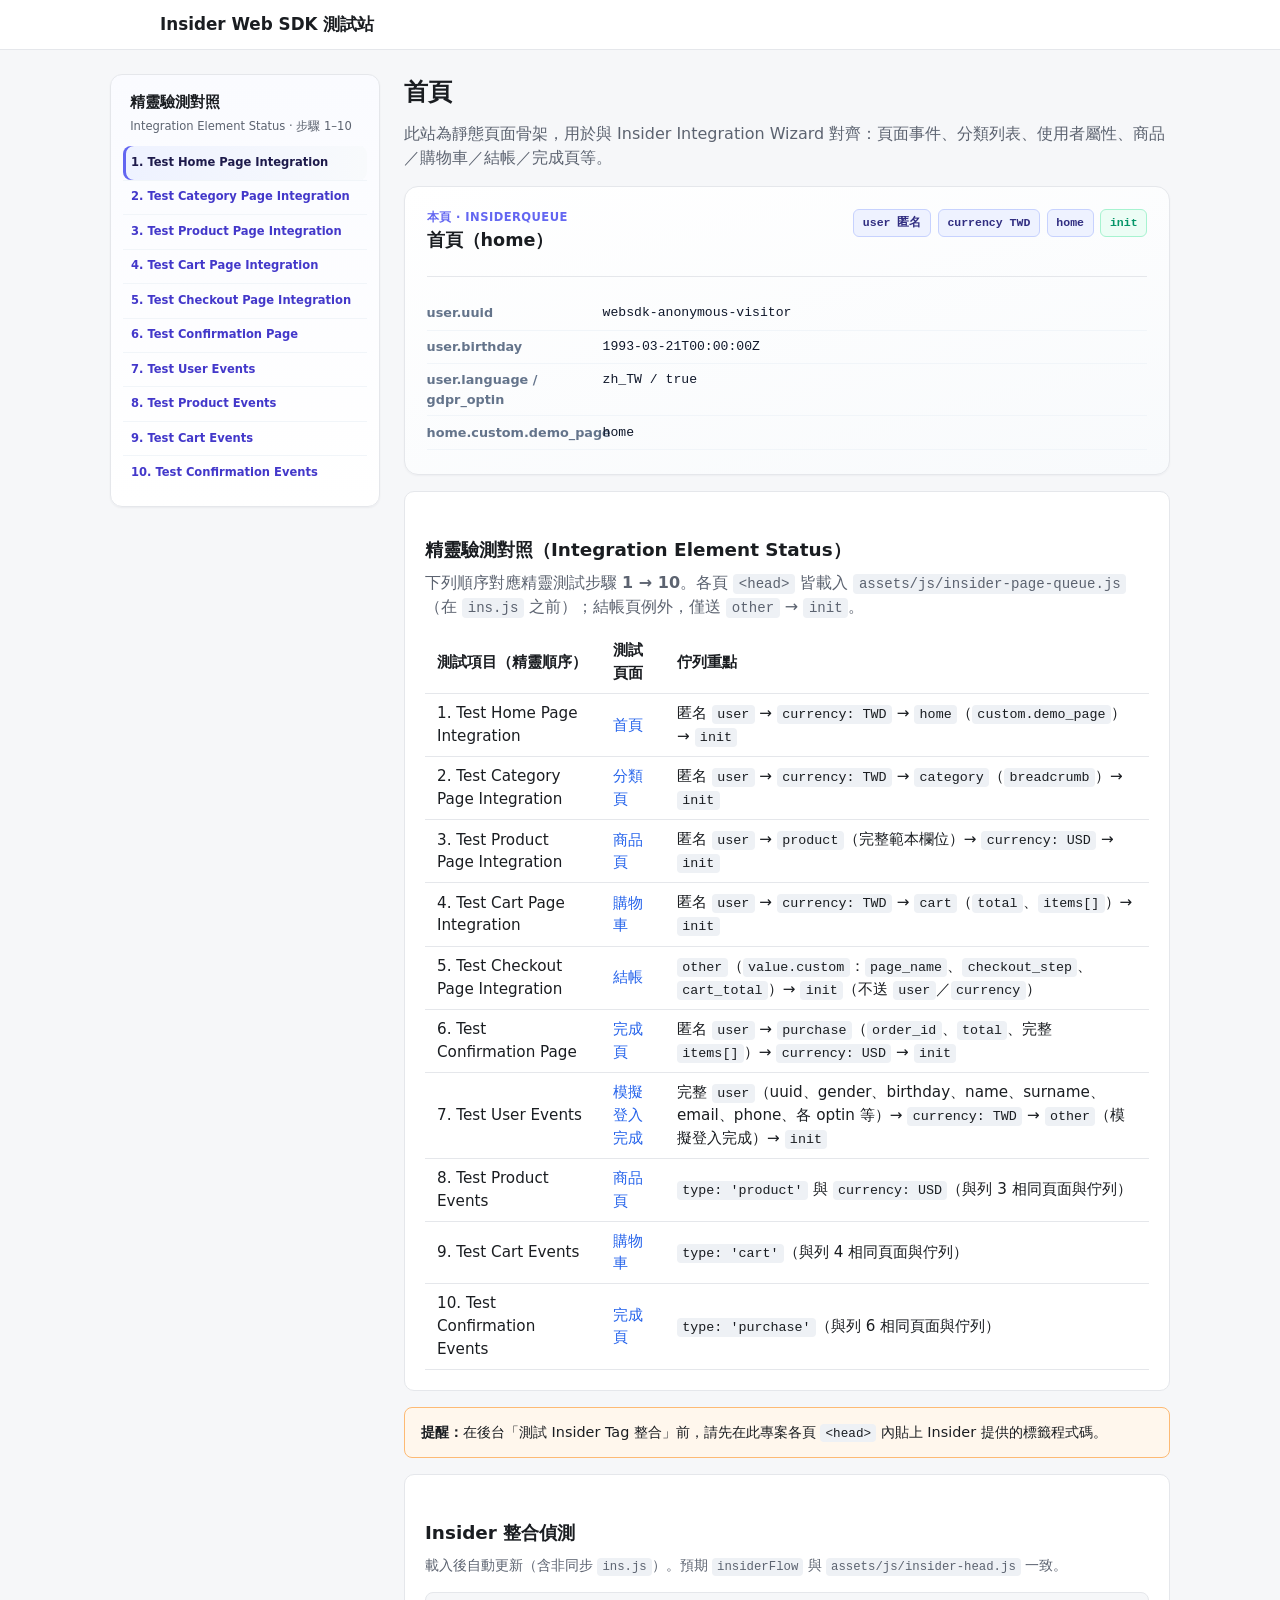
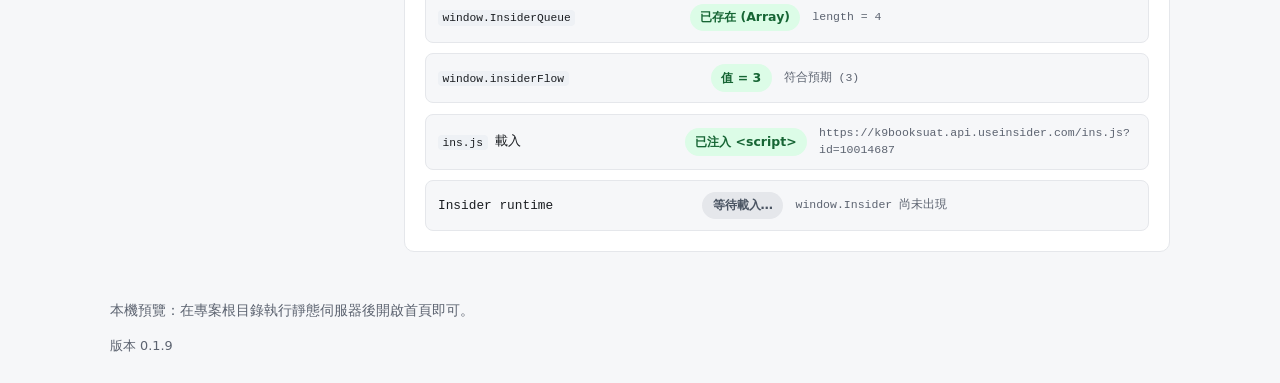
<file: index.html>
<!DOCTYPE html>
<html lang="zh-Hant">
  <head>
    <meta charset="utf-8" />
    <meta name="viewport" content="width=device-width, initial-scale=1" />
    <script src="assets/js/insider-head.js"></script>
    <script src="assets/js/insider-page-queue.js"></script>
    <script
      async
      src="https://k9booksuat.api.useinsider.com/ins.js?id=10014687"
    ></script>
    <title>首頁 · Insider Web SDK 測試站</title>
    <link rel="stylesheet" href="assets/css/styles.css" />
  </head>
  <body>
    <aside
      class="wizard-banner"
      id="wizard-test-banner"
      hidden
      aria-label="Insider 整合精靈測試模式"
    >
      <p>
        <strong>Insider 測試連結已啟用。</strong>
        此頁由精靈「Test Integration」開啟；請保留此分頁並依
        <strong>Testing Modal</strong> 完成步驟，再回到精靈按
        <strong>Update Test Results</strong>。若狀態未更新，請檢查是否阻擋第三方
        Cookie／追蹤保護，並確認帳號允許的網域包含此 GitHub Pages 網址。
      </p>
      <p class="wizard-banner__meta">
        <code>webSdkWizard</code> 表示精靈測試模式；
        <code>insObjectName=homePage</code> 對應「首頁 Web SDK」檢查；
        <code>queryHash</code> 為本次驗證用雜湊（由後台產生）。
      </p>
    </aside>
    <script>
      (function () {
        try {
          var q = new URLSearchParams(window.location.search);
          if (q.has("webSdkWizard") || q.has("insObjectName")) {
            document.addEventListener("DOMContentLoaded", function () {
              var el = document.getElementById("wizard-test-banner");
              if (el) el.hidden = false;
            });
          }
        } catch (e) {}
      })();
    </script>
    <header class="site-header">
      <div class="site-header-inner">
        <a class="brand" href="index.html">Insider Web SDK 測試站</a>
      </div>
    </header>
    <main class="layout-wizard">
      <nav class="wizard-menu" aria-labelledby="wizard-menu-title">
        <p id="wizard-menu-title" class="wizard-menu__heading">精靈驗測對照</p>
        <p class="wizard-menu__sub">Integration Element Status · 步驟 1–10</p>
        <ol class="wizard-menu__list">
          <li><a href="index.html" class="wizard-menu__link" aria-current="page">1. Test Home Page Integration</a></li>
          <li><a href="category.html" class="wizard-menu__link">2. Test Category Page Integration</a></li>
          <li><a href="product.html" class="wizard-menu__link">3. Test Product Page Integration</a></li>
          <li><a href="cart.html" class="wizard-menu__link">4. Test Cart Page Integration</a></li>
          <li><a href="checkout.html" class="wizard-menu__link">5. Test Checkout Page Integration</a></li>
          <li><a href="confirmation.html" class="wizard-menu__link">6. Test Confirmation Page</a></li>
          <li><a href="login-complete.html" class="wizard-menu__link">7. Test User Events</a></li>
          <li><a href="product.html" class="wizard-menu__link">8. Test Product Events</a></li>
          <li><a href="cart.html" class="wizard-menu__link">9. Test Cart Events</a></li>
          <li><a href="confirmation.html" class="wizard-menu__link">10. Test Confirmation Events</a></li>
        </ol>
      </nav>
      <div class="layout-wizard__main">
      <h1>首頁</h1>
      <p>
        此站為靜態頁面骨架，用於與 Insider Integration Wizard
        對齊：頁面事件、分類列表、使用者屬性、商品／購物車／結帳／完成頁等。
      </p>

      <section class="insider-preview insider-preview--compact" aria-labelledby="preview-home-h2">
        <header class="insider-preview__header">
          <div>
            <p class="insider-preview__eyebrow">本頁 · InsiderQueue</p>
            <h2 id="preview-home-h2" class="insider-preview__title" style="font-size: 1.1rem">
              首頁（home）
            </h2>
          </div>
          <div class="insider-preview__chips">
            <span class="chip chip--queue">user 匿名</span>
            <span class="chip chip--queue">currency TWD</span>
            <span class="chip chip--queue">home</span>
            <span class="chip chip--accent">init</span>
          </div>
        </header>
        <dl class="kv-grid insider-preview--compact">
          <div>
            <dt>user.uuid</dt>
            <dd>websdk-anonymous-visitor</dd>
          </div>
          <div>
            <dt>user.birthday</dt>
            <dd>1993-03-21T00:00:00Z</dd>
          </div>
          <div>
            <dt>user.language / gdpr_optin</dt>
            <dd>zh_TW / true</dd>
          </div>
          <div>
            <dt>home.custom.demo_page</dt>
            <dd>home</dd>
          </div>
        </dl>
      </section>

      <div class="card">
        <h2>精靈驗測對照（Integration Element Status）</h2>
        <p class="meta" style="margin-bottom: 0.75rem">
          下列順序對應精靈測試步驟 <strong>1 → 10</strong>。各頁
          <code>&lt;head&gt;</code> 皆載入
          <code>assets/js/insider-page-queue.js</code>（在
          <code>ins.js</code> 之前）；結帳頁例外，僅送
          <code>other</code> → <code>init</code>。
        </p>
        <table>
          <thead>
            <tr>
              <th>測試項目（精靈順序）</th>
              <th>測試頁面</th>
              <th>佇列重點</th>
            </tr>
          </thead>
          <tbody>
            <tr>
              <td>1. Test Home Page Integration</td>
              <td><a href="index.html">首頁</a></td>
              <td>
                匿名 <code>user</code> → <code>currency: TWD</code> → <code>home</code>（<code>custom.demo_page</code>）→
                <code>init</code>
              </td>
            </tr>
            <tr>
              <td>2. Test Category Page Integration</td>
              <td><a href="category.html">分類頁</a></td>
              <td>
                匿名 <code>user</code> → <code>currency: TWD</code> →
                <code>category</code>（<code>breadcrumb</code>）→ <code>init</code>
              </td>
            </tr>
            <tr>
              <td>3. Test Product Page Integration</td>
              <td><a href="product.html">商品頁</a></td>
              <td>
                匿名 <code>user</code> → <code>product</code>（完整範本欄位）→
                <code>currency: USD</code> → <code>init</code>
              </td>
            </tr>
            <tr>
              <td>4. Test Cart Page Integration</td>
              <td><a href="cart.html">購物車</a></td>
              <td>
                匿名 <code>user</code> → <code>currency: TWD</code> →
                <code>cart</code>（<code>total</code>、<code>items[]</code>）→ <code>init</code>
              </td>
            </tr>
            <tr>
              <td>5. Test Checkout Page Integration</td>
              <td><a href="checkout.html">結帳</a></td>
              <td>
                <code>other</code>（<code>value.custom</code>：<code>page_name</code>、<code>checkout_step</code>、<code>cart_total</code>）→
                <code>init</code>（不送 <code>user</code>／<code>currency</code>）
              </td>
            </tr>
            <tr>
              <td>6. Test Confirmation Page</td>
              <td><a href="confirmation.html">完成頁</a></td>
              <td>
                匿名 <code>user</code> → <code>purchase</code>（<code>order_id</code>、<code>total</code>、完整
                <code>items[]</code>）→ <code>currency: USD</code> → <code>init</code>
              </td>
            </tr>
            <tr>
              <td>7. Test User Events</td>
              <td><a href="login-complete.html">模擬登入完成</a></td>
              <td>
                完整 <code>user</code>（uuid、gender、birthday、name、surname、email、phone、各 optin 等）→
                <code>currency: TWD</code> → <code>other</code>（模擬登入完成）→ <code>init</code>
              </td>
            </tr>
            <tr>
              <td>8. Test Product Events</td>
              <td><a href="product.html">商品頁</a></td>
              <td>
                <code>type: &apos;product&apos;</code> 與 <code>currency: USD</code>（與列 3 相同頁面與佇列）
              </td>
            </tr>
            <tr>
              <td>9. Test Cart Events</td>
              <td><a href="cart.html">購物車</a></td>
              <td>
                <code>type: &apos;cart&apos;</code>（與列 4 相同頁面與佇列）
              </td>
            </tr>
            <tr>
              <td>10. Test Confirmation Events</td>
              <td><a href="confirmation.html">完成頁</a></td>
              <td>
                <code>type: &apos;purchase&apos;</code>（與列 6 相同頁面與佇列）
              </td>
            </tr>
          </tbody>
        </table>
      </div>
      <div class="notice">
        <strong>提醒：</strong>在後台「測試 Insider Tag
        整合」前，請先在此專案各頁 <code>&lt;head&gt;</code> 內貼上 Insider
        提供的標籤程式碼。
      </div>

      <section
        class="card insider-diagnostics"
        id="insider-diagnostics"
        aria-labelledby="insider-diagnostics-heading"
      >
        <h2 id="insider-diagnostics-heading">Insider 整合偵測</h2>
        <p class="insider-diagnostics__hint">
          載入後自動更新（含非同步 <code>ins.js</code>）。預期
          <code>insiderFlow</code> 與
          <code>assets/js/insider-head.js</code> 一致。
        </p>
        <div class="insider-diagnostics__table" role="list">
          <div class="insider-diagnostics__row" role="listitem">
            <div class="insider-diagnostics__label">
              <code>window.InsiderQueue</code>
            </div>
            <div>
              <span
                class="insider-diagnostics__pill insider-diagnostics__pill--muted"
                data-diag="queue-status"
                >檢查中…</span
              >
            </div>
            <div class="insider-diagnostics__detail" data-diag="queue-detail">
              —
            </div>
          </div>
          <div class="insider-diagnostics__row" role="listitem">
            <div class="insider-diagnostics__label">
              <code>window.insiderFlow</code>
            </div>
            <div>
              <span
                class="insider-diagnostics__pill insider-diagnostics__pill--muted"
                data-diag="flow-status"
                >檢查中…</span
              >
            </div>
            <div class="insider-diagnostics__detail" data-diag="flow-detail">
              —
            </div>
          </div>
          <div class="insider-diagnostics__row" role="listitem">
            <div class="insider-diagnostics__label"><code>ins.js</code> 載入</div>
            <div>
              <span
                class="insider-diagnostics__pill insider-diagnostics__pill--muted"
                data-diag="script-status"
                >檢查中…</span
              >
            </div>
            <div class="insider-diagnostics__detail" data-diag="script-detail">
              —
            </div>
          </div>
          <div class="insider-diagnostics__row" role="listitem">
            <div class="insider-diagnostics__label">Insider runtime</div>
            <div>
              <span
                class="insider-diagnostics__pill insider-diagnostics__pill--muted"
                data-diag="runtime-status"
                >檢查中…</span
              >
            </div>
            <div class="insider-diagnostics__detail" data-diag="runtime-detail">
              —
            </div>
          </div>
        </div>
      </section>
    </div>
    </main>
    <footer class="site-footer">
      <p>本機預覽：在專案根目錄執行靜態伺服器後開啟首頁即可。</p>
      <p class="site-version">版本 <span class="js-version-display">—</span></p>
    </footer>
    <script src="assets/js/site.js" defer></script>
    <script src="assets/js/insider-diagnostics.js" defer></script>
  </body>
</html>
</file>
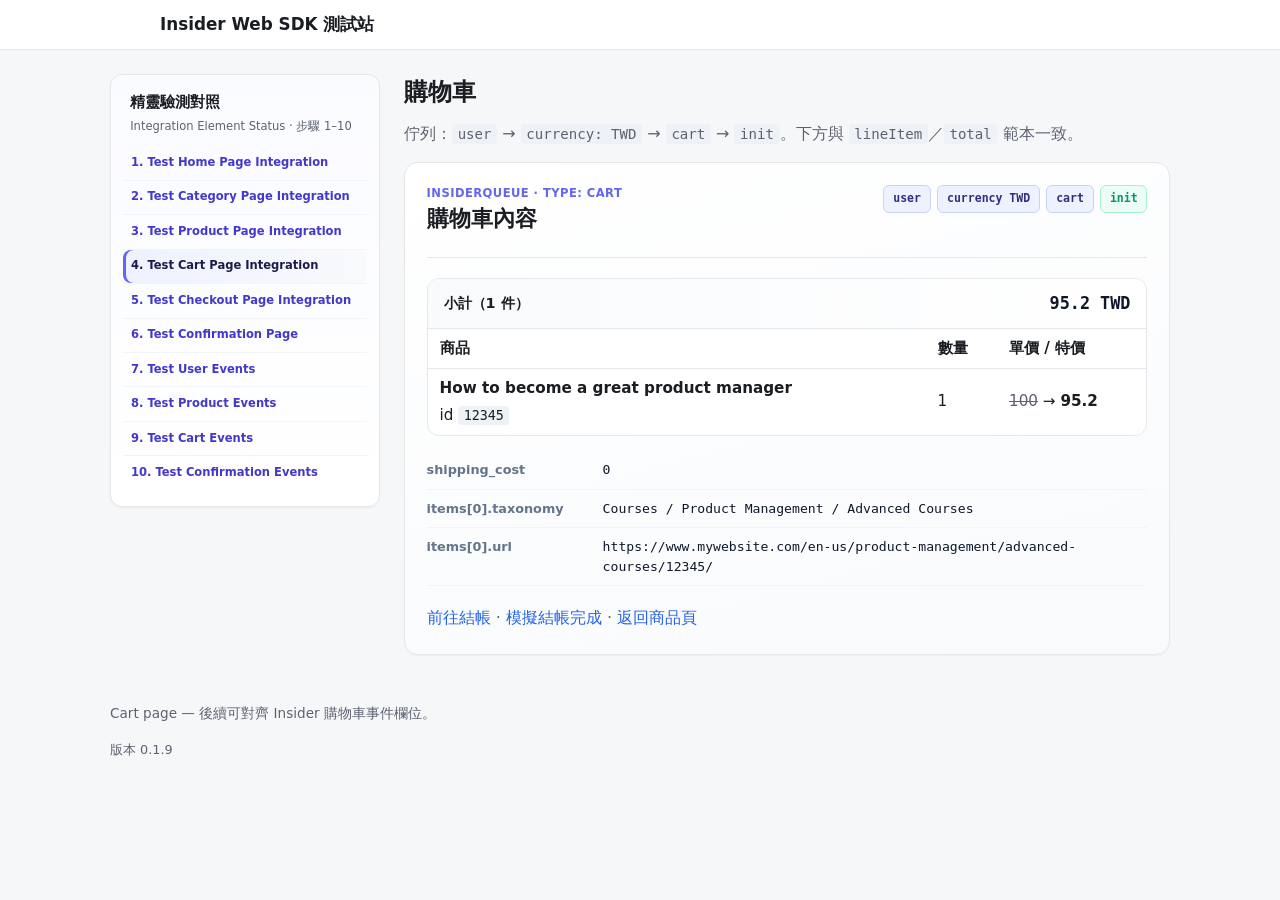
<file: cart.html>
<!DOCTYPE html>
<html lang="zh-Hant">
  <head>
    <meta charset="utf-8" />
    <meta name="viewport" content="width=device-width, initial-scale=1" />
    <script src="assets/js/insider-head.js"></script>
    <script src="assets/js/insider-page-queue.js"></script>
    <script
      async
      src="https://k9booksuat.api.useinsider.com/ins.js?id=10014687"
    ></script>
    <title>購物車 · Insider Web SDK 測試站</title>
    <link rel="stylesheet" href="assets/css/styles.css" />
  </head>
  <body>
    <header class="site-header">
      <div class="site-header-inner">
        <a class="brand" href="index.html">Insider Web SDK 測試站</a>
      </div>
    </header>
    <main class="layout-wizard">
      <nav class="wizard-menu" aria-labelledby="wizard-menu-title">
        <p id="wizard-menu-title" class="wizard-menu__heading">精靈驗測對照</p>
        <p class="wizard-menu__sub">Integration Element Status · 步驟 1–10</p>
        <ol class="wizard-menu__list">
          <li><a href="index.html" class="wizard-menu__link">1. Test Home Page Integration</a></li>
          <li><a href="category.html" class="wizard-menu__link">2. Test Category Page Integration</a></li>
          <li><a href="product.html" class="wizard-menu__link">3. Test Product Page Integration</a></li>
          <li><a href="cart.html" class="wizard-menu__link" aria-current="page">4. Test Cart Page Integration</a></li>
          <li><a href="checkout.html" class="wizard-menu__link">5. Test Checkout Page Integration</a></li>
          <li><a href="confirmation.html" class="wizard-menu__link">6. Test Confirmation Page</a></li>
          <li><a href="login-complete.html" class="wizard-menu__link">7. Test User Events</a></li>
          <li><a href="product.html" class="wizard-menu__link">8. Test Product Events</a></li>
          <li><a href="cart.html" class="wizard-menu__link">9. Test Cart Events</a></li>
          <li><a href="confirmation.html" class="wizard-menu__link">10. Test Confirmation Events</a></li>
        </ol>
      </nav>
      <div class="layout-wizard__main">
      <h1>購物車</h1>
      <p>
        佇列：<code>user</code> → <code>currency: TWD</code> → <code>cart</code> →
        <code>init</code>。下方與 <code>lineItem</code>／<code>total</code> 範本一致。
      </p>

      <section class="insider-preview" aria-labelledby="preview-cart-title">
        <header class="insider-preview__header">
          <div>
            <p class="insider-preview__eyebrow">InsiderQueue · type: cart</p>
            <h2 id="preview-cart-title" class="insider-preview__title">購物車內容</h2>
          </div>
          <div class="insider-preview__chips">
            <span class="chip chip--queue">user</span>
            <span class="chip chip--queue">currency TWD</span>
            <span class="chip chip--queue">cart</span>
            <span class="chip chip--accent">init</span>
          </div>
        </header>

        <div class="cart-visual">
          <div class="cart-visual__head">
            <span>小計（1 件）</span>
            <span class="cart-visual__total">95.2 TWD</span>
          </div>
          <table>
            <thead>
              <tr>
                <th>商品</th>
                <th>數量</th>
                <th>單價 / 特價</th>
              </tr>
            </thead>
            <tbody>
              <tr>
                <td>
                  <strong>How to become a great product manager</strong>
                  <div class="meta" style="margin-top: 0.25rem">
                    id <code>12345</code>
                  </div>
                </td>
                <td>1</td>
                <td>
                  <span style="text-decoration: line-through; color: var(--muted)"
                    >100</span
                  >
                  → <strong>95.2</strong>
                </td>
              </tr>
            </tbody>
          </table>
        </div>

        <dl class="kv-grid insider-preview--compact" style="margin-top: 1rem">
          <div>
            <dt>shipping_cost</dt>
            <dd>0</dd>
          </div>
          <div>
            <dt>items[0].taxonomy</dt>
            <dd>Courses / Product Management / Advanced Courses</dd>
          </div>
          <div>
            <dt>items[0].url</dt>
            <dd>
              https://www.mywebsite.com/en-us/product-management/advanced-courses/12345/
            </dd>
          </div>
        </dl>

        <p style="margin-top: 1.25rem; margin-bottom: 0">
          <a href="checkout.html">前往結帳</a>
          ·
          <a href="confirmation.html">模擬結帳完成</a>
          ·
          <a href="product.html">返回商品頁</a>
        </p>
      </section>
    </div>
    </main>
    <footer class="site-footer">
      <p>Cart page — 後續可對齊 Insider 購物車事件欄位。</p>
      <p class="site-version">版本 <span class="js-version-display">—</span></p>
    </footer>
    <script src="assets/js/site.js" defer></script>
  </body>
</html>
</file>
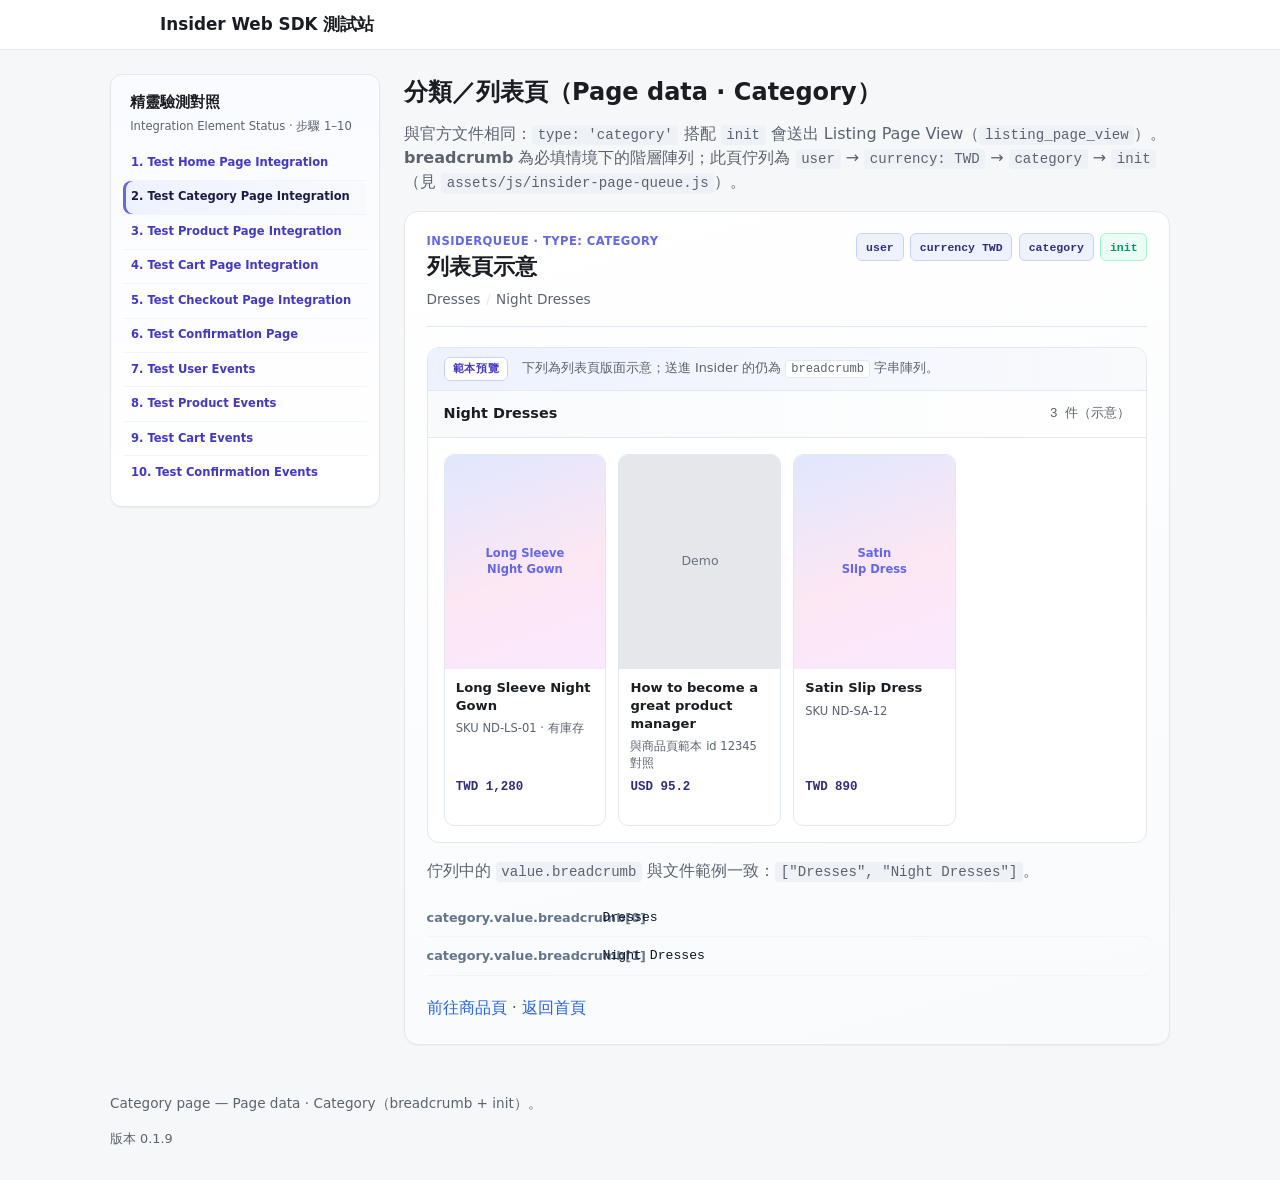
<file: category.html>
<!DOCTYPE html>
<html lang="zh-Hant">
  <head>
    <meta charset="utf-8" />
    <meta name="viewport" content="width=device-width, initial-scale=1" />
    <script src="assets/js/insider-head.js"></script>
    <script src="assets/js/insider-page-queue.js"></script>
    <script
      async
      src="https://k9booksuat.api.useinsider.com/ins.js?id=10014687"
    ></script>
    <title>分類頁 · Insider Web SDK 測試站</title>
    <link rel="stylesheet" href="assets/css/styles.css" />
  </head>
  <body>
    <header class="site-header">
      <div class="site-header-inner">
        <a class="brand" href="index.html">Insider Web SDK 測試站</a>
      </div>
    </header>
    <main class="layout-wizard">
      <nav class="wizard-menu" aria-labelledby="wizard-menu-title">
        <p id="wizard-menu-title" class="wizard-menu__heading">精靈驗測對照</p>
        <p class="wizard-menu__sub">Integration Element Status · 步驟 1–10</p>
        <ol class="wizard-menu__list">
          <li><a href="index.html" class="wizard-menu__link">1. Test Home Page Integration</a></li>
          <li><a href="category.html" class="wizard-menu__link" aria-current="page">2. Test Category Page Integration</a></li>
          <li><a href="product.html" class="wizard-menu__link">3. Test Product Page Integration</a></li>
          <li><a href="cart.html" class="wizard-menu__link">4. Test Cart Page Integration</a></li>
          <li><a href="checkout.html" class="wizard-menu__link">5. Test Checkout Page Integration</a></li>
          <li><a href="confirmation.html" class="wizard-menu__link">6. Test Confirmation Page</a></li>
          <li><a href="login-complete.html" class="wizard-menu__link">7. Test User Events</a></li>
          <li><a href="product.html" class="wizard-menu__link">8. Test Product Events</a></li>
          <li><a href="cart.html" class="wizard-menu__link">9. Test Cart Events</a></li>
          <li><a href="confirmation.html" class="wizard-menu__link">10. Test Confirmation Events</a></li>
        </ol>
      </nav>
      <div class="layout-wizard__main">
      <h1>分類／列表頁（Page data · Category）</h1>
      <p>
        與官方文件相同：<code>type: &apos;category&apos;</code> 搭配
        <code>init</code> 會送出 Listing Page View（<code>listing_page_view</code>）。
        <strong>breadcrumb</strong> 為必填情境下的階層陣列；此頁佇列為
        <code>user</code> → <code>currency: TWD</code> →
        <code>category</code> → <code>init</code>（見
        <code>assets/js/insider-page-queue.js</code>）。
      </p>

      <section
        class="insider-preview insider-preview--category"
        aria-labelledby="preview-category-title"
      >
        <header class="insider-preview__header">
          <div>
            <p class="insider-preview__eyebrow">InsiderQueue · type: category</p>
            <h2 id="preview-category-title" class="insider-preview__title">
              列表頁示意
            </h2>
            <ul class="taxonomy-crumbs" aria-label="breadcrumb（佇列 value）">
              <li>Dresses</li>
              <li>Night Dresses</li>
            </ul>
          </div>
          <div class="insider-preview__chips" aria-label="佇列步驟">
            <span class="chip chip--queue">user</span>
            <span class="chip chip--queue">currency TWD</span>
            <span class="chip chip--queue">category</span>
            <span class="chip chip--accent">init</span>
          </div>
        </header>

        <div class="category-preview">
          <div class="category-preview__banner">
            <span class="category-preview__banner-label">範本預覽</span>
            <span class="category-preview__banner-hint">
              下列為列表頁版面示意；送進 Insider 的仍為
              <code>breadcrumb</code> 字串陣列。
            </span>
          </div>
          <div class="category-preview__toolbar">
            <span>Night Dresses</span>
            <span class="category-preview__count">3 件（示意）</span>
          </div>
          <ul class="category-preview__grid">
            <li class="category-preview-card">
              <div class="category-preview-card__media" aria-hidden="true">
                Long Sleeve<br />Night Gown
              </div>
              <div class="category-preview-card__body">
                <h3 class="category-preview-card__title">Long Sleeve Night Gown</h3>
                <p class="category-preview-card__meta">SKU ND-LS-01 · 有庫存</p>
                <p class="category-preview-card__price">TWD 1,280</p>
              </div>
            </li>
            <li class="category-preview-card">
              <div
                class="category-preview-card__media category-preview-card__media--photo"
              >
                <img
                  src="assets/img/demo-product.svg"
                  width="160"
                  height="213"
                  alt="示意圖：可對應站內課程商品圖"
                />
              </div>
              <div class="category-preview-card__body">
                <h3 class="category-preview-card__title">
                  How to become a great product manager
                </h3>
                <p class="category-preview-card__meta">與商品頁範本 id 12345 對照</p>
                <p class="category-preview-card__price">USD 95.2</p>
              </div>
            </li>
            <li class="category-preview-card">
              <div class="category-preview-card__media" aria-hidden="true">
                Satin<br />Slip Dress
              </div>
              <div class="category-preview-card__body">
                <h3 class="category-preview-card__title">Satin Slip Dress</h3>
                <p class="category-preview-card__meta">SKU ND-SA-12</p>
                <p class="category-preview-card__price">TWD 890</p>
              </div>
            </li>
          </ul>
        </div>

        <p class="meta" style="margin: 0 0 1rem">
          佇列中的 <code>value.breadcrumb</code> 與文件範例一致：<code
            >[&quot;Dresses&quot;, &quot;Night Dresses&quot;]</code
          >。
        </p>

        <dl class="kv-grid insider-preview--compact">
          <div>
            <dt>category.value.breadcrumb[0]</dt>
            <dd>Dresses</dd>
          </div>
          <div>
            <dt>category.value.breadcrumb[1]</dt>
            <dd>Night Dresses</dd>
          </div>
        </dl>

        <p style="margin-top: 1.25rem; margin-bottom: 0">
          <a href="product.html">前往商品頁</a>
          ·
          <a href="index.html">返回首頁</a>
        </p>
      </section>
    </div>
    </main>
    <footer class="site-footer">
      <p>Category page — Page data · Category（breadcrumb + init）。</p>
      <p class="site-version">版本 <span class="js-version-display">—</span></p>
    </footer>
    <script src="assets/js/site.js" defer></script>
  </body>
</html>
</file>
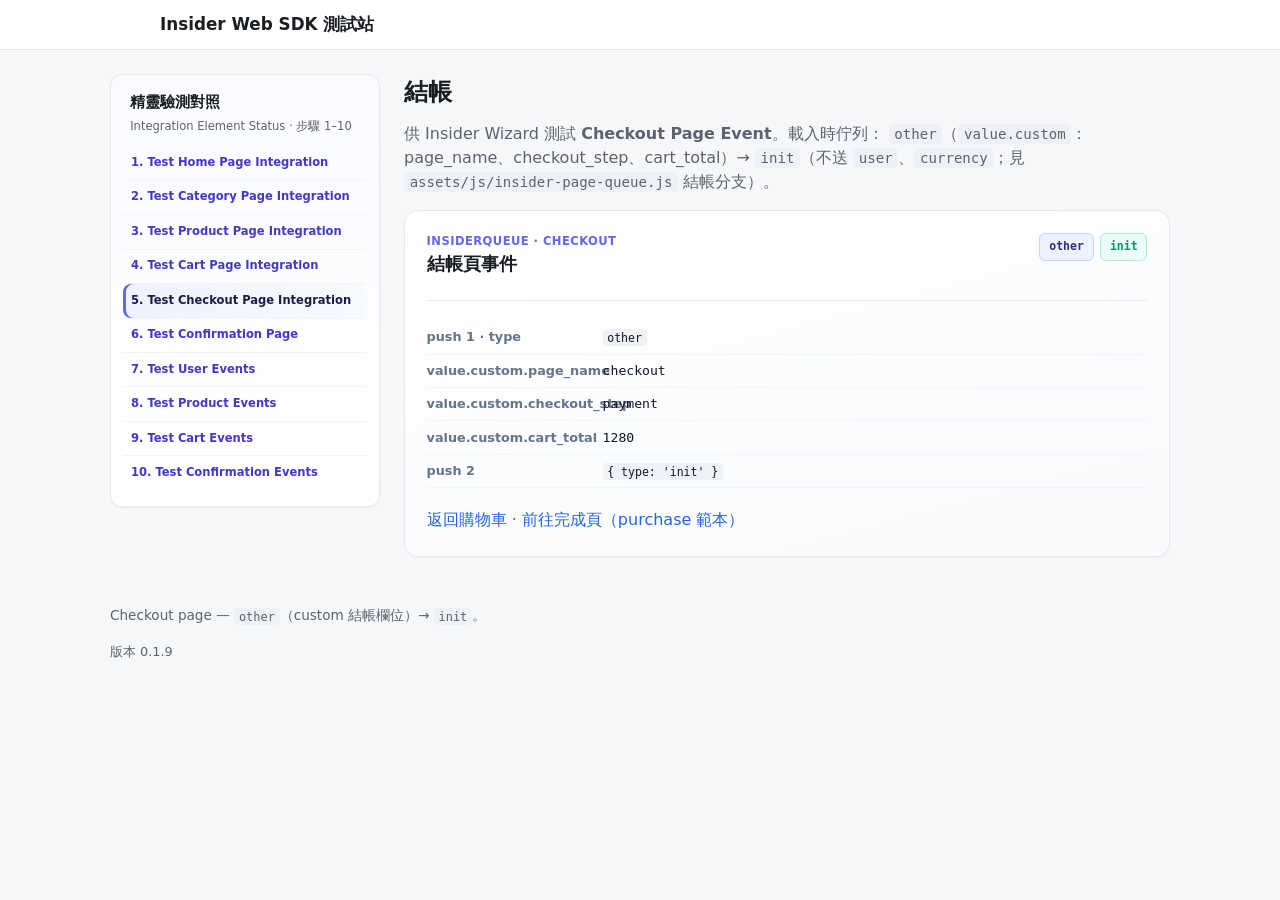
<file: checkout.html>
<!DOCTYPE html>
<html lang="zh-Hant">
  <head>
    <meta charset="utf-8" />
    <meta name="viewport" content="width=device-width, initial-scale=1" />
    <script src="assets/js/insider-head.js"></script>
    <script src="assets/js/insider-page-queue.js"></script>
    <script
      async
      src="https://k9booksuat.api.useinsider.com/ins.js?id=10014687"
    ></script>
    <title>結帳 · Insider Web SDK 測試站</title>
    <link rel="stylesheet" href="assets/css/styles.css" />
  </head>
  <body>
    <header class="site-header">
      <div class="site-header-inner">
        <a class="brand" href="index.html">Insider Web SDK 測試站</a>
      </div>
    </header>
    <main class="layout-wizard">
      <nav class="wizard-menu" aria-labelledby="wizard-menu-title">
        <p id="wizard-menu-title" class="wizard-menu__heading">精靈驗測對照</p>
        <p class="wizard-menu__sub">Integration Element Status · 步驟 1–10</p>
        <ol class="wizard-menu__list">
          <li><a href="index.html" class="wizard-menu__link">1. Test Home Page Integration</a></li>
          <li><a href="category.html" class="wizard-menu__link">2. Test Category Page Integration</a></li>
          <li><a href="product.html" class="wizard-menu__link">3. Test Product Page Integration</a></li>
          <li><a href="cart.html" class="wizard-menu__link">4. Test Cart Page Integration</a></li>
          <li><a href="checkout.html" class="wizard-menu__link" aria-current="page">5. Test Checkout Page Integration</a></li>
          <li><a href="confirmation.html" class="wizard-menu__link">6. Test Confirmation Page</a></li>
          <li><a href="login-complete.html" class="wizard-menu__link">7. Test User Events</a></li>
          <li><a href="product.html" class="wizard-menu__link">8. Test Product Events</a></li>
          <li><a href="cart.html" class="wizard-menu__link">9. Test Cart Events</a></li>
          <li><a href="confirmation.html" class="wizard-menu__link">10. Test Confirmation Events</a></li>
        </ol>
      </nav>
      <div class="layout-wizard__main">
      <h1>結帳</h1>
      <p>
        供 Insider Wizard 測試 <strong>Checkout Page Event</strong>。載入時佇列：
        <code>other</code>（<code>value.custom</code>：page_name、checkout_step、cart_total）→
        <code>init</code>（不送 <code>user</code>、<code>currency</code>；見
        <code>assets/js/insider-page-queue.js</code> 結帳分支）。
      </p>

      <section class="insider-preview insider-preview--compact" aria-labelledby="preview-checkout-title">
        <header class="insider-preview__header">
          <div>
            <p class="insider-preview__eyebrow">InsiderQueue · Checkout</p>
            <h2 id="preview-checkout-title" class="insider-preview__title" style="font-size: 1.1rem">
              結帳頁事件
            </h2>
          </div>
          <div class="insider-preview__chips" aria-label="佇列步驟">
            <span class="chip chip--queue">other</span>
            <span class="chip chip--accent">init</span>
          </div>
        </header>
        <dl class="kv-grid insider-preview--compact">
          <div>
            <dt>push 1 · type</dt>
            <dd><code>other</code></dd>
          </div>
          <div>
            <dt>value.custom.page_name</dt>
            <dd>checkout</dd>
          </div>
          <div>
            <dt>value.custom.checkout_step</dt>
            <dd>payment</dd>
          </div>
          <div>
            <dt>value.custom.cart_total</dt>
            <dd>1280</dd>
          </div>
          <div>
            <dt>push 2</dt>
            <dd><code>{ type: &apos;init&apos; }</code></dd>
          </div>
        </dl>
        <p style="margin-top: 1.25rem; margin-bottom: 0">
          <a href="cart.html">返回購物車</a>
          ·
          <a href="confirmation.html">前往完成頁（purchase 範本）</a>
        </p>
      </section>
    </div>
    </main>
    <footer class="site-footer">
      <p>Checkout page — <code>other</code>（custom 結帳欄位）→ <code>init</code>。</p>
      <p class="site-version">版本 <span class="js-version-display">—</span></p>
    </footer>
    <script src="assets/js/site.js" defer></script>
  </body>
</html>
</file>
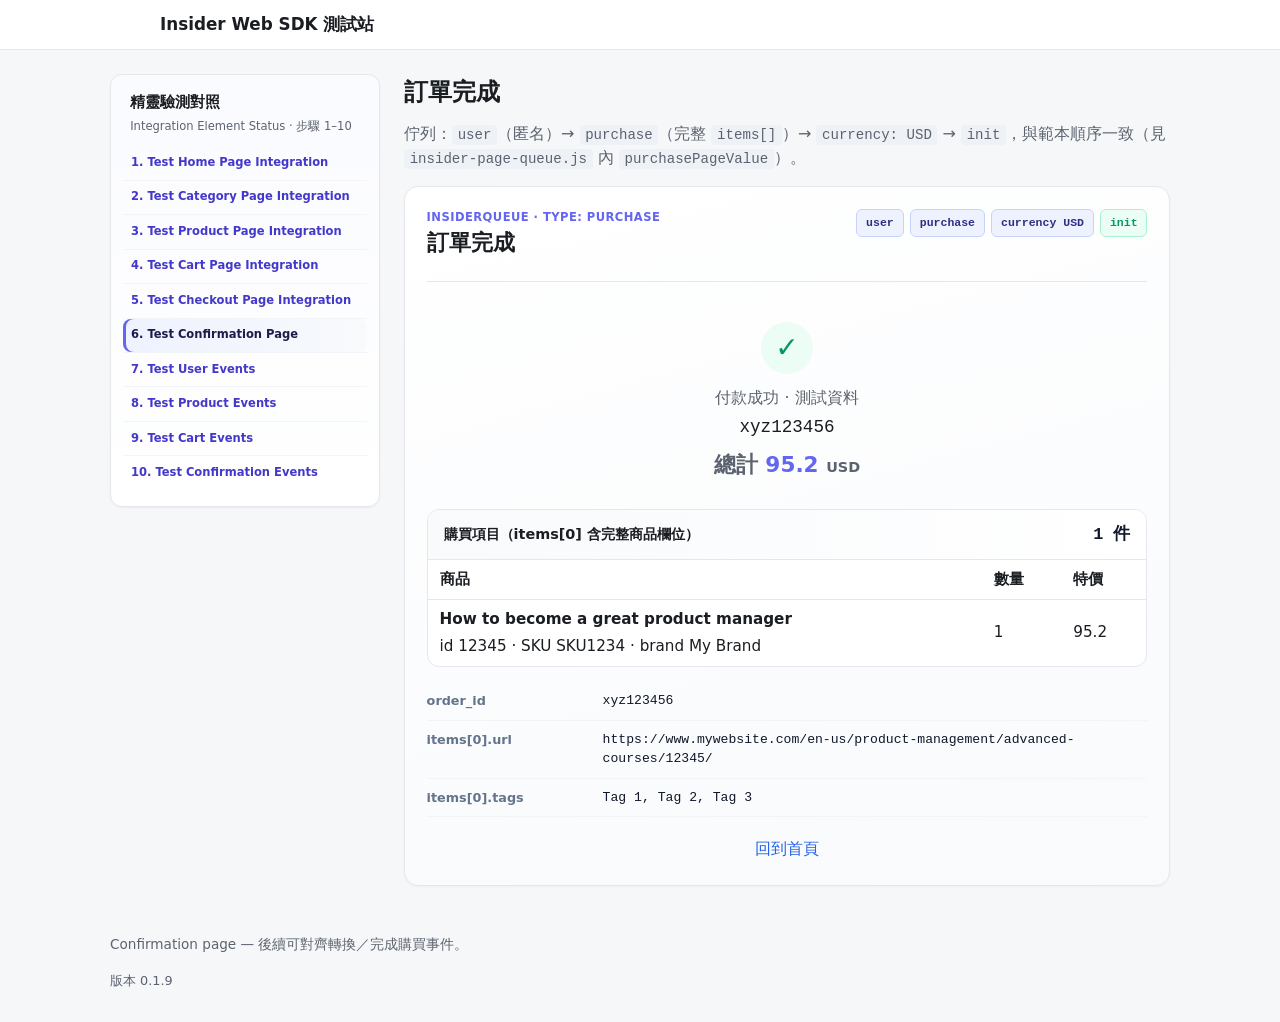
<file: confirmation.html>
<!DOCTYPE html>
<html lang="zh-Hant">
  <head>
    <meta charset="utf-8" />
    <meta name="viewport" content="width=device-width, initial-scale=1" />
    <script src="assets/js/insider-head.js"></script>
    <script src="assets/js/insider-page-queue.js"></script>
    <script
      async
      src="https://k9booksuat.api.useinsider.com/ins.js?id=10014687"
    ></script>
    <title>訂單完成 · Insider Web SDK 測試站</title>
    <link rel="stylesheet" href="assets/css/styles.css" />
  </head>
  <body>
    <header class="site-header">
      <div class="site-header-inner">
        <a class="brand" href="index.html">Insider Web SDK 測試站</a>
      </div>
    </header>
    <main class="layout-wizard">
      <nav class="wizard-menu" aria-labelledby="wizard-menu-title">
        <p id="wizard-menu-title" class="wizard-menu__heading">精靈驗測對照</p>
        <p class="wizard-menu__sub">Integration Element Status · 步驟 1–10</p>
        <ol class="wizard-menu__list">
          <li><a href="index.html" class="wizard-menu__link">1. Test Home Page Integration</a></li>
          <li><a href="category.html" class="wizard-menu__link">2. Test Category Page Integration</a></li>
          <li><a href="product.html" class="wizard-menu__link">3. Test Product Page Integration</a></li>
          <li><a href="cart.html" class="wizard-menu__link">4. Test Cart Page Integration</a></li>
          <li><a href="checkout.html" class="wizard-menu__link">5. Test Checkout Page Integration</a></li>
          <li><a href="confirmation.html" class="wizard-menu__link" aria-current="page">6. Test Confirmation Page</a></li>
          <li><a href="login-complete.html" class="wizard-menu__link">7. Test User Events</a></li>
          <li><a href="product.html" class="wizard-menu__link">8. Test Product Events</a></li>
          <li><a href="cart.html" class="wizard-menu__link">9. Test Cart Events</a></li>
          <li><a href="confirmation.html" class="wizard-menu__link">10. Test Confirmation Events</a></li>
        </ol>
      </nav>
      <div class="layout-wizard__main">
      <h1>訂單完成</h1>
      <p>
        佇列：<code>user</code>（匿名）→ <code>purchase</code>（完整
        <code>items[]</code>）→ <code>currency: USD</code> →
        <code>init</code>，與範本順序一致（見
        <code>insider-page-queue.js</code> 內 <code>purchasePageValue</code>）。
      </p>

      <section class="insider-preview" aria-labelledby="preview-purchase-title">
        <header class="insider-preview__header">
          <div>
            <p class="insider-preview__eyebrow">InsiderQueue · type: purchase</p>
            <h2 id="preview-purchase-title" class="insider-preview__title">
              訂單完成
            </h2>
          </div>
          <div class="insider-preview__chips">
            <span class="chip chip--queue">user</span>
            <span class="chip chip--queue">purchase</span>
            <span class="chip chip--queue">currency USD</span>
            <span class="chip chip--accent">init</span>
          </div>
        </header>

        <div class="order-success">
          <div class="order-success__icon" aria-hidden="true">✓</div>
          <p class="meta" style="margin: 0">付款成功 · 測試資料</p>
          <p class="order-success__id">xyz123456</p>
          <p style="margin: 0.5rem 0 0; font-size: 1.35rem; font-weight: 800">
            總計 <span style="color: #6366f1">95.2</span>
            <span class="meta" style="font-size: 0.9rem">USD</span>
          </p>
        </div>

        <div class="cart-visual" style="margin-top: 1.25rem">
          <div class="cart-visual__head">
            <span>購買項目（items[0] 含完整商品欄位）</span>
            <span class="cart-visual__total">1 件</span>
          </div>
          <table>
            <thead>
              <tr>
                <th>商品</th>
                <th>數量</th>
                <th>特價</th>
              </tr>
            </thead>
            <tbody>
              <tr>
                <td>
                  <strong>How to become a great product manager</strong>
                  <div class="meta" style="margin-top: 0.25rem">
                    id 12345 · SKU SKU1234 · brand My Brand
                  </div>
                </td>
                <td>1</td>
                <td>95.2</td>
              </tr>
            </tbody>
          </table>
        </div>

        <dl class="kv-grid insider-preview--compact" style="margin-top: 1rem">
          <div>
            <dt>order_id</dt>
            <dd>xyz123456</dd>
          </div>
          <div>
            <dt>items[0].url</dt>
            <dd>
              https://www.mywebsite.com/en-us/product-management/advanced-courses/12345/
            </dd>
          </div>
          <div>
            <dt>items[0].tags</dt>
            <dd>Tag 1, Tag 2, Tag 3</dd>
          </div>
        </dl>

        <p style="margin-top: 1.25rem; margin-bottom: 0; text-align: center">
          <a href="index.html">回到首頁</a>
        </p>
      </section>
    </div>
    </main>
    <footer class="site-footer">
      <p>Confirmation page — 後續可對齊轉換／完成購買事件。</p>
      <p class="site-version">版本 <span class="js-version-display">—</span></p>
    </footer>
    <script src="assets/js/site.js" defer></script>
  </body>
</html>
</file>
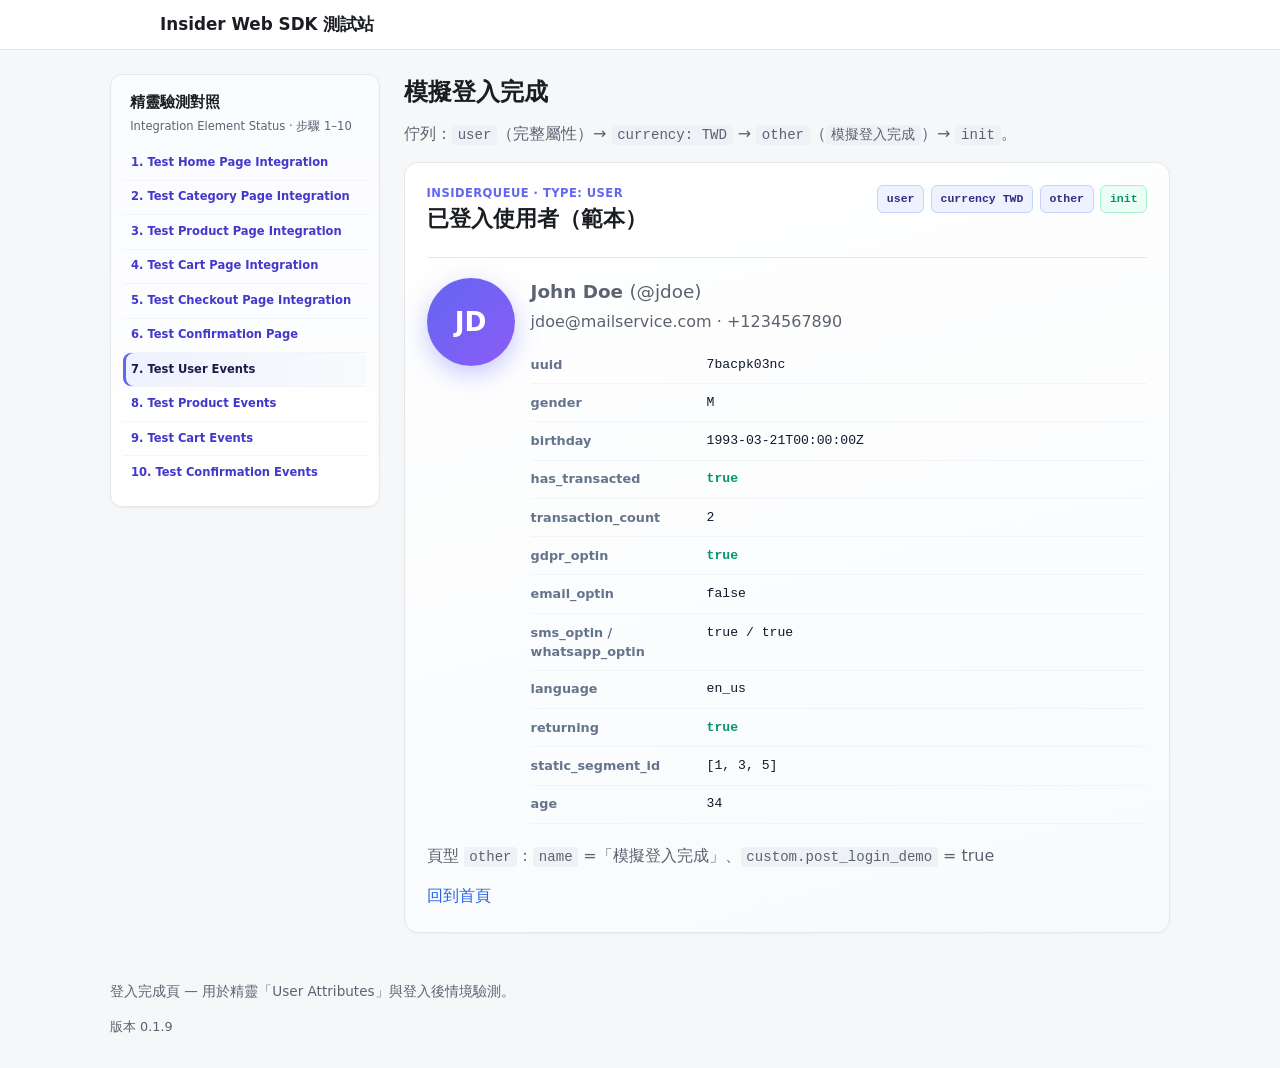
<file: login-complete.html>
<!DOCTYPE html>
<html lang="zh-Hant">
  <head>
    <meta charset="utf-8" />
    <meta name="viewport" content="width=device-width, initial-scale=1" />
    <script src="assets/js/insider-head.js"></script>
    <script src="assets/js/insider-page-queue.js"></script>
    <script
      async
      src="https://k9booksuat.api.useinsider.com/ins.js?id=10014687"
    ></script>
    <title>模擬登入完成 · Insider Web SDK 測試站</title>
    <link rel="stylesheet" href="assets/css/styles.css" />
  </head>
  <body>
    <header class="site-header">
      <div class="site-header-inner">
        <a class="brand" href="index.html">Insider Web SDK 測試站</a>
      </div>
    </header>
    <main class="layout-wizard">
      <nav class="wizard-menu" aria-labelledby="wizard-menu-title">
        <p id="wizard-menu-title" class="wizard-menu__heading">精靈驗測對照</p>
        <p class="wizard-menu__sub">Integration Element Status · 步驟 1–10</p>
        <ol class="wizard-menu__list">
          <li><a href="index.html" class="wizard-menu__link">1. Test Home Page Integration</a></li>
          <li><a href="category.html" class="wizard-menu__link">2. Test Category Page Integration</a></li>
          <li><a href="product.html" class="wizard-menu__link">3. Test Product Page Integration</a></li>
          <li><a href="cart.html" class="wizard-menu__link">4. Test Cart Page Integration</a></li>
          <li><a href="checkout.html" class="wizard-menu__link">5. Test Checkout Page Integration</a></li>
          <li><a href="confirmation.html" class="wizard-menu__link">6. Test Confirmation Page</a></li>
          <li><a href="login-complete.html" class="wizard-menu__link" aria-current="page">7. Test User Events</a></li>
          <li><a href="product.html" class="wizard-menu__link">8. Test Product Events</a></li>
          <li><a href="cart.html" class="wizard-menu__link">9. Test Cart Events</a></li>
          <li><a href="confirmation.html" class="wizard-menu__link">10. Test Confirmation Events</a></li>
        </ol>
      </nav>
      <div class="layout-wizard__main">
      <h1>模擬登入完成</h1>
      <p>
        佇列：<code>user</code>（完整屬性）→ <code>currency: TWD</code> →
        <code>other</code>（<code>模擬登入完成</code>）→ <code>init</code>。
      </p>

      <section class="insider-preview" aria-labelledby="preview-user-title">
        <header class="insider-preview__header">
          <div>
            <p class="insider-preview__eyebrow">InsiderQueue · type: user</p>
            <h2 id="preview-user-title" class="insider-preview__title">
              已登入使用者（範本）
            </h2>
          </div>
          <div class="insider-preview__chips">
            <span class="chip chip--queue">user</span>
            <span class="chip chip--queue">currency TWD</span>
            <span class="chip chip--queue">other</span>
            <span class="chip chip--accent">init</span>
          </div>
        </header>

        <div class="user-card">
          <div class="user-card__avatar" aria-hidden="true">JD</div>
          <div style="min-width: 0">
            <p style="margin: 0; font-size: 1.15rem; font-weight: 700">
              John Doe
              <span class="meta" style="font-weight: 400">(@jdoe)</span>
            </p>
            <p class="meta" style="margin: 0.25rem 0 0.75rem">
              jdoe@mailservice.com · +1234567890
            </p>
            <dl class="kv-grid insider-preview--compact">
              <div>
                <dt>uuid</dt>
                <dd>7bacpk03nc</dd>
              </div>
              <div>
                <dt>gender</dt>
                <dd>M</dd>
              </div>
              <div>
                <dt>birthday</dt>
                <dd>1993-03-21T00:00:00Z</dd>
              </div>
              <div>
                <dt>has_transacted</dt>
                <dd class="bool-true">true</dd>
              </div>
              <div>
                <dt>transaction_count</dt>
                <dd>2</dd>
              </div>
              <div>
                <dt>gdpr_optin</dt>
                <dd class="bool-true">true</dd>
              </div>
              <div>
                <dt>email_optin</dt>
                <dd>false</dd>
              </div>
              <div>
                <dt>sms_optin / whatsapp_optin</dt>
                <dd>true / true</dd>
              </div>
              <div>
                <dt>language</dt>
                <dd>en_us</dd>
              </div>
              <div>
                <dt>returning</dt>
                <dd class="bool-true">true</dd>
              </div>
              <div>
                <dt>static_segment_id</dt>
                <dd>[1, 3, 5]</dd>
              </div>
              <div>
                <dt>age</dt>
                <dd>34</dd>
              </div>
            </dl>
          </div>
        </div>

        <p class="meta" style="margin: 1.25rem 0 0">
          頁型 <code>other</code>：<code>name</code> =「模擬登入完成」、<code
            >custom.post_login_demo</code
          >
          = true
        </p>
        <p style="margin-top: 1rem; margin-bottom: 0">
          <a href="index.html">回到首頁</a>
        </p>
      </section>
    </div>
    </main>
    <footer class="site-footer">
      <p>登入完成頁 — 用於精靈「User Attributes」與登入後情境驗測。</p>
      <p class="site-version">版本 <span class="js-version-display">—</span></p>
    </footer>
    <script src="assets/js/site.js" defer></script>
  </body>
</html>
</file>
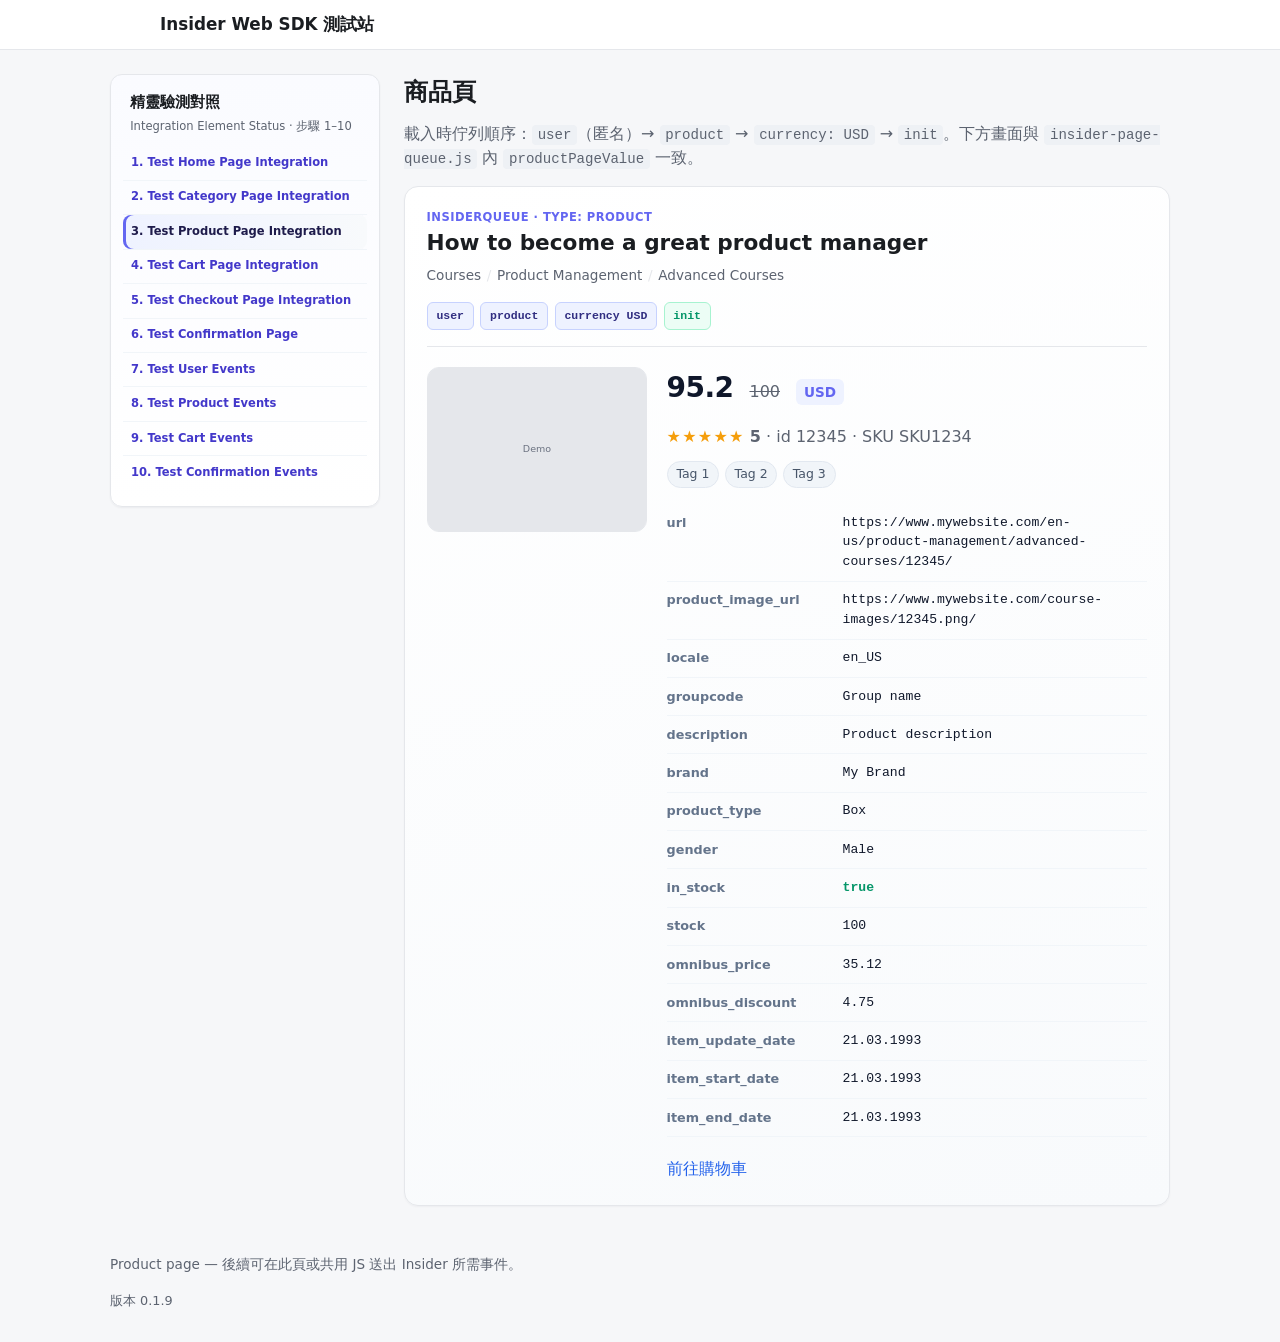
<file: product.html>
<!DOCTYPE html>
<html lang="zh-Hant">
  <head>
    <meta charset="utf-8" />
    <meta name="viewport" content="width=device-width, initial-scale=1" />
    <script src="assets/js/insider-head.js"></script>
    <script src="assets/js/insider-page-queue.js"></script>
    <script
      async
      src="https://k9booksuat.api.useinsider.com/ins.js?id=10014687"
    ></script>
    <title>商品頁 · Insider Web SDK 測試站</title>
    <link rel="stylesheet" href="assets/css/styles.css" />
  </head>
  <body>
    <header class="site-header">
      <div class="site-header-inner">
        <a class="brand" href="index.html">Insider Web SDK 測試站</a>
      </div>
    </header>
    <main class="layout-wizard">
      <nav class="wizard-menu" aria-labelledby="wizard-menu-title">
        <p id="wizard-menu-title" class="wizard-menu__heading">精靈驗測對照</p>
        <p class="wizard-menu__sub">Integration Element Status · 步驟 1–10</p>
        <ol class="wizard-menu__list">
          <li><a href="index.html" class="wizard-menu__link">1. Test Home Page Integration</a></li>
          <li><a href="category.html" class="wizard-menu__link">2. Test Category Page Integration</a></li>
          <li><a href="product.html" class="wizard-menu__link" aria-current="page">3. Test Product Page Integration</a></li>
          <li><a href="cart.html" class="wizard-menu__link">4. Test Cart Page Integration</a></li>
          <li><a href="checkout.html" class="wizard-menu__link">5. Test Checkout Page Integration</a></li>
          <li><a href="confirmation.html" class="wizard-menu__link">6. Test Confirmation Page</a></li>
          <li><a href="login-complete.html" class="wizard-menu__link">7. Test User Events</a></li>
          <li><a href="product.html" class="wizard-menu__link">8. Test Product Events</a></li>
          <li><a href="cart.html" class="wizard-menu__link">9. Test Cart Events</a></li>
          <li><a href="confirmation.html" class="wizard-menu__link">10. Test Confirmation Events</a></li>
        </ol>
      </nav>
      <div class="layout-wizard__main">
      <h1>商品頁</h1>
      <p>
        載入時佇列順序：<code>user</code>（匿名）→ <code>product</code> →
        <code>currency: USD</code> → <code>init</code>。下方畫面與
        <code>insider-page-queue.js</code> 內 <code>productPageValue</code> 一致。
      </p>

      <section class="insider-preview insider-preview--product" aria-labelledby="preview-product-title">
        <header class="insider-preview__header">
          <div>
            <p class="insider-preview__eyebrow">InsiderQueue · type: product</p>
            <h2 id="preview-product-title" class="insider-preview__title">
              How to become a great product manager
            </h2>
            <ul class="taxonomy-crumbs" aria-label="taxonomy">
              <li>Courses</li>
              <li>Product Management</li>
              <li>Advanced Courses</li>
            </ul>
          </div>
          <div class="insider-preview__chips" aria-label="佇列步驟">
            <span class="chip chip--queue">user</span>
            <span class="chip chip--queue">product</span>
            <span class="chip chip--queue">currency USD</span>
            <span class="chip chip--accent">init</span>
          </div>
        </header>

        <div class="product-hero">
          <figure class="product-hero__media">
            <img
              src="assets/img/demo-product.svg"
              width="320"
              height="240"
              alt="課程示意圖（範本 product_image_url 見下方欄位）"
            />
          </figure>
          <div class="product-hero__body">
            <div class="price-block">
              <span class="price-block__sale">95.2</span>
              <span class="price-block__list">100</span>
              <span class="price-block__currency">USD</span>
            </div>
            <p class="meta" style="margin: 0 0 0.75rem">
              <span class="rating-stars" aria-hidden="true">★★★★★</span>
              <strong>5</strong> · <span>id 12345</span> ·
              <span>SKU SKU1234</span>
            </p>
            <ul class="tag-pills" aria-label="tags">
              <li>Tag 1</li>
              <li>Tag 2</li>
              <li>Tag 3</li>
            </ul>
            <dl class="kv-grid" style="margin-top: 1rem">
              <div>
                <dt>url</dt>
                <dd>
                  https://www.mywebsite.com/en-us/product-management/advanced-courses/12345/
                </dd>
              </div>
              <div>
                <dt>product_image_url</dt>
                <dd>https://www.mywebsite.com/course-images/12345.png/</dd>
              </div>
              <div>
                <dt>locale</dt>
                <dd>en_US</dd>
              </div>
              <div>
                <dt>groupcode</dt>
                <dd>Group name</dd>
              </div>
              <div>
                <dt>description</dt>
                <dd>Product description</dd>
              </div>
              <div>
                <dt>brand</dt>
                <dd>My Brand</dd>
              </div>
              <div>
                <dt>product_type</dt>
                <dd>Box</dd>
              </div>
              <div>
                <dt>gender</dt>
                <dd>Male</dd>
              </div>
              <div>
                <dt>in_stock</dt>
                <dd class="bool-true">true</dd>
              </div>
              <div>
                <dt>stock</dt>
                <dd>100</dd>
              </div>
              <div>
                <dt>omnibus_price</dt>
                <dd>35.12</dd>
              </div>
              <div>
                <dt>omnibus_discount</dt>
                <dd>4.75</dd>
              </div>
              <div>
                <dt>item_update_date</dt>
                <dd>21.03.1993</dd>
              </div>
              <div>
                <dt>item_start_date</dt>
                <dd>21.03.1993</dd>
              </div>
              <div>
                <dt>item_end_date</dt>
                <dd>21.03.1993</dd>
              </div>
            </dl>
            <p style="margin-top: 1.25rem; margin-bottom: 0">
              <a href="cart.html">前往購物車</a>
            </p>
          </div>
        </div>
      </section>
    </div>
    </main>
    <footer class="site-footer">
      <p>Product page — 後續可在此頁或共用 JS 送出 Insider 所需事件。</p>
      <p class="site-version">版本 <span class="js-version-display">—</span></p>
    </footer>
    <script src="assets/js/site.js" defer></script>
  </body>
</html>
</file>
<file: assets/css/styles.css>
:root {
  --bg: #f6f7f9;
  --surface: #fff;
  --text: #1a1d21;
  --muted: #5c6370;
  --accent: #2563eb;
  --border: #e5e7eb;
  --warn-bg: #fff7ed;
  --warn-border: #fdba74;
}

*,
*::before,
*::after {
  box-sizing: border-box;
}

body {
  margin: 0;
  font-family: system-ui, -apple-system, "Segoe UI", Roboto, "Noto Sans TC",
    sans-serif;
  font-size: 16px;
  line-height: 1.5;
  color: var(--text);
  background: var(--bg);
}

.wizard-banner {
  max-width: 960px;
  margin: 0 auto;
  padding: 0.75rem 1.25rem;
  background: #eff6ff;
  border-bottom: 1px solid #bfdbfe;
  font-size: 0.9rem;
  color: var(--text);
}

.wizard-banner p {
  margin: 0 0 0.5rem;
  color: var(--text);
}

.wizard-banner p:last-child {
  margin-bottom: 0;
}

.wizard-banner__meta {
  font-size: 0.82rem;
  color: var(--muted);
}

a {
  color: var(--accent);
  text-decoration: none;
}

a:hover {
  text-decoration: underline;
}

.site-header {
  background: var(--surface);
  border-bottom: 1px solid var(--border);
  padding: 0.75rem 1.25rem;
  position: sticky;
  top: 0;
  z-index: 10;
}

.site-header-inner {
  max-width: 960px;
  margin: 0 auto;
  display: flex;
  align-items: center;
  justify-content: flex-start;
  gap: 1rem;
  flex-wrap: wrap;
}

.brand {
  font-weight: 700;
  font-size: 1.05rem;
  color: var(--text);
}

.brand:hover {
  text-decoration: none;
}

main {
  max-width: 960px;
  margin: 0 auto;
  padding: 1.5rem 1.25rem 3rem;
}

main.layout-wizard {
  max-width: 1100px;
  display: grid;
  grid-template-columns: minmax(220px, 270px) minmax(0, 1fr);
  gap: 1.5rem;
  align-items: start;
}

.layout-wizard__main {
  min-width: 0;
}

.wizard-menu {
  border: 1px solid var(--border);
  border-radius: 12px;
  padding: 1rem 0.75rem;
  background: linear-gradient(180deg, #fafbff 0%, var(--surface) 100%);
  box-shadow: 0 1px 2px rgba(15, 23, 42, 0.05);
  position: sticky;
  top: 3.35rem;
}

.wizard-menu__heading {
  margin: 0 0 0.25rem;
  padding: 0 0.45rem;
  font-size: 0.95rem;
  font-weight: 700;
  color: var(--text);
}

.wizard-menu__sub {
  margin: 0 0 0.75rem;
  padding: 0 0.45rem;
  font-size: 0.72rem;
  color: var(--muted);
  line-height: 1.4;
}

.wizard-menu__list {
  margin: 0;
  padding: 0;
  list-style: none;
}

.wizard-menu__list li {
  margin: 0;
  border-top: 1px solid #f1f5f9;
}

.wizard-menu__list li:first-child {
  border-top: none;
}

.wizard-menu__link {
  display: block;
  padding: 0.55rem 0.5rem;
  font-size: 0.72rem;
  font-weight: 600;
  line-height: 1.38;
  color: #4338ca;
  text-decoration: none;
  border-radius: 8px;
  transition: background 0.12s, color 0.12s;
}

.wizard-menu__link:hover {
  background: #eef2ff;
  color: #312e81;
  text-decoration: none;
}

.wizard-menu__link[aria-current="page"] {
  background: linear-gradient(90deg, #eef2ff, #f8fafc);
  color: #1e1b4b;
  box-shadow: inset 3px 0 0 0 #6366f1;
}

@media (max-width: 820px) {
  main.layout-wizard {
    grid-template-columns: 1fr;
  }

  .wizard-menu {
    position: static;
  }
}

h1 {
  font-size: 1.5rem;
  margin: 0 0 0.75rem;
}

h2 {
  font-size: 1.15rem;
  margin: 1.5rem 0 0.5rem;
}

p {
  margin: 0 0 1rem;
  color: var(--muted);
}

.card {
  background: var(--surface);
  border: 1px solid var(--border);
  border-radius: 10px;
  padding: 1.25rem;
  margin-top: 1rem;
}

.notice {
  background: var(--warn-bg);
  border: 1px solid var(--warn-border);
  border-radius: 8px;
  padding: 0.875rem 1rem;
  font-size: 0.9rem;
  color: var(--text);
  margin-top: 1rem;
}

.notice strong {
  color: var(--text);
}

ul.meta {
  margin: 0;
  padding-left: 1.25rem;
  color: var(--muted);
  font-size: 0.95rem;
}

code {
  font-size: 0.88em;
  background: #eef1f5;
  padding: 0.15em 0.4em;
  border-radius: 4px;
}

table {
  width: 100%;
  border-collapse: collapse;
  font-size: 0.95rem;
  margin-top: 0.5rem;
}

th,
td {
  text-align: left;
  padding: 0.5rem 0.75rem;
  border-bottom: 1px solid var(--border);
}

th {
  font-weight: 600;
  color: var(--text);
}

.site-footer {
  max-width: 1100px;
  margin: 0 auto;
  padding: 0 1.25rem 2rem;
  font-size: 0.85rem;
  color: var(--muted);
}

.site-footer .site-version {
  margin: 0.35rem 0 0;
  font-size: 0.8rem;
  color: var(--muted);
}

/* Insider 整合偵測區塊 */
.insider-diagnostics {
  margin-top: 1rem;
}

.insider-diagnostics__hint {
  margin: 0 0 1rem;
  font-size: 0.875rem;
  color: var(--muted);
}

.insider-diagnostics__table {
  display: flex;
  flex-direction: column;
  gap: 0.65rem;
}

.insider-diagnostics__row {
  display: grid;
  grid-template-columns: minmax(0, 1fr) auto minmax(0, 1.35fr);
  gap: 0.65rem 0.75rem;
  align-items: center;
  padding: 0.65rem 0.75rem;
  background: var(--bg);
  border: 1px solid var(--border);
  border-radius: 8px;
}

@media (max-width: 640px) {
  .insider-diagnostics__row {
    grid-template-columns: 1fr;
    align-items: start;
  }
}

.insider-diagnostics__label {
  font-family: ui-monospace, SFMono-Regular, Menlo, Monaco, Consolas, monospace;
  font-size: 0.8rem;
  color: var(--text);
  word-break: break-all;
}

.insider-diagnostics__pill {
  display: inline-block;
  font-size: 0.78rem;
  font-weight: 600;
  padding: 0.28rem 0.65rem;
  border-radius: 999px;
  white-space: nowrap;
}

.insider-diagnostics__pill--ok {
  background: #dcfce7;
  color: #166534;
}

.insider-diagnostics__pill--warn {
  background: #fef3c7;
  color: #92400e;
}

.insider-diagnostics__pill--bad {
  background: #fee2e2;
  color: #991b1b;
}

.insider-diagnostics__pill--muted {
  background: #e5e7eb;
  color: #4b5563;
}

.insider-diagnostics__detail {
  font-family: ui-monospace, SFMono-Regular, Menlo, Monaco, Consolas, monospace;
  font-size: 0.72rem;
  color: var(--muted);
  word-break: break-all;
  line-height: 1.45;
}

/* —— Insider 範本資料視覺化（與 insider-page-queue.js 對齊） —— */
:root {
  --preview-ink: #312e81;
  --preview-soft: #eef2ff;
  --preview-line: #c7d2fe;
  --preview-ok: #059669;
}

.insider-preview {
  background: linear-gradient(165deg, #fff 0%, #f8fafc 100%);
  border: 1px solid var(--border);
  border-radius: 14px;
  padding: 1.35rem 1.35rem 1.5rem;
  margin-top: 1rem;
  box-shadow: 0 1px 2px rgba(15, 23, 42, 0.04);
}

.insider-preview > h2:first-child {
  margin-top: 0;
}

.insider-preview__eyebrow {
  margin: 0 0 0.25rem;
  font-size: 0.72rem;
  font-weight: 600;
  letter-spacing: 0.04em;
  text-transform: uppercase;
  color: #6366f1;
}

.insider-preview__title {
  margin: 0 0 0.5rem;
  font-size: 1.35rem;
  line-height: 1.25;
  color: var(--text);
}

.insider-preview__header {
  display: flex;
  flex-wrap: wrap;
  justify-content: space-between;
  align-items: flex-start;
  gap: 1rem;
  margin-bottom: 1.25rem;
  padding-bottom: 1rem;
  border-bottom: 1px solid var(--border);
}

.insider-preview__chips {
  display: flex;
  flex-wrap: wrap;
  gap: 0.4rem;
}

.chip {
  display: inline-flex;
  align-items: center;
  font-size: 0.72rem;
  font-weight: 600;
  padding: 0.28rem 0.55rem;
  border-radius: 6px;
  font-family: ui-monospace, SFMono-Regular, Menlo, monospace;
}

.chip--queue {
  background: var(--preview-soft);
  color: var(--preview-ink);
  border: 1px solid var(--preview-line);
}

.chip--accent {
  background: #ecfdf5;
  color: var(--preview-ok);
  border: 1px solid #a7f3d0;
}

.taxonomy-crumbs {
  display: flex;
  flex-wrap: wrap;
  gap: 0.35rem;
  align-items: center;
  margin: 0.35rem 0 0;
  padding: 0;
  list-style: none;
  font-size: 0.85rem;
  color: var(--muted);
}

.taxonomy-crumbs li {
  display: inline-flex;
  align-items: center;
}

.taxonomy-crumbs li:not(:last-child)::after {
  content: "/";
  margin-left: 0.35rem;
  color: var(--border);
  font-weight: 300;
}

.tag-pills {
  display: flex;
  flex-wrap: wrap;
  gap: 0.35rem;
  margin: 0.5rem 0 0;
  padding: 0;
  list-style: none;
}

.tag-pills li {
  font-size: 0.78rem;
  padding: 0.2rem 0.55rem;
  border-radius: 999px;
  background: #f1f5f9;
  color: #475569;
  border: 1px solid #e2e8f0;
}

.product-hero {
  display: grid;
  grid-template-columns: minmax(0, 220px) 1fr;
  gap: 1.25rem;
  align-items: start;
}

@media (max-width: 640px) {
  .product-hero {
    grid-template-columns: 1fr;
  }
}

.product-hero__media {
  margin: 0;
  border-radius: 12px;
  overflow: hidden;
  border: 1px solid var(--border);
  background: #f1f5f9;
  aspect-ratio: 4 / 3;
}

.product-hero__media img {
  display: block;
  width: 100%;
  height: 100%;
  object-fit: cover;
}

.price-block {
  display: flex;
  flex-wrap: wrap;
  align-items: baseline;
  gap: 0.65rem 1rem;
  margin-bottom: 1rem;
}

.price-block__sale {
  font-size: 1.75rem;
  font-weight: 800;
  color: #0f172a;
  letter-spacing: -0.02em;
}

.price-block__list {
  font-size: 1rem;
  color: var(--muted);
  text-decoration: line-through;
}

.price-block__currency {
  font-size: 0.85rem;
  font-weight: 600;
  color: #6366f1;
  background: var(--preview-soft);
  padding: 0.2rem 0.5rem;
  border-radius: 6px;
}

.kv-grid {
  display: grid;
  gap: 0;
  margin: 0;
}

.kv-grid > div {
  display: grid;
  grid-template-columns: minmax(100px, 160px) 1fr;
  gap: 0.5rem 1rem;
  padding: 0.55rem 0;
  border-bottom: 1px solid #f1f5f9;
  font-size: 0.88rem;
}

@media (max-width: 520px) {
  .kv-grid > div {
    grid-template-columns: 1fr;
  }
}

.kv-grid dt {
  margin: 0;
  font-weight: 600;
  color: #64748b;
  font-size: 0.8rem;
}

.kv-grid dd {
  margin: 0;
  font-family: ui-monospace, SFMono-Regular, Menlo, monospace;
  font-size: 0.82rem;
  color: #0f172a;
  word-break: break-word;
}

.kv-grid dd.bool-true {
  color: var(--preview-ok);
  font-weight: 600;
}

.rating-stars {
  color: #f59e0b;
  letter-spacing: 0.08em;
}

.cart-visual {
  border-radius: 12px;
  border: 1px solid var(--border);
  overflow: hidden;
  background: var(--surface);
}

.cart-visual__head {
  display: flex;
  justify-content: space-between;
  align-items: center;
  padding: 0.75rem 1rem;
  background: linear-gradient(90deg, #f8fafc, #fff);
  border-bottom: 1px solid var(--border);
  font-weight: 600;
  font-size: 0.9rem;
}

.cart-visual__total {
  font-family: ui-monospace, Menlo, monospace;
  font-size: 1.05rem;
  color: #0f172a;
}

.cart-visual table {
  margin-top: 0;
}

.cart-visual tbody tr:last-child td {
  border-bottom: none;
}

/* 分類／列表頁 · 範本預覽（僅 UI 示意，佇列仍以 breadcrumb 為準） */
.insider-preview--category .insider-preview__header {
  border-bottom-color: #e0e7ff;
}

.category-preview {
  border-radius: 12px;
  border: 1px solid var(--border);
  overflow: hidden;
  background: var(--surface);
  margin-bottom: 1rem;
}

.category-preview__banner {
  display: flex;
  flex-wrap: wrap;
  align-items: center;
  gap: 0.5rem 0.85rem;
  padding: 0.55rem 1rem;
  background: linear-gradient(90deg, #eef2ff, #f8fafc);
  border-bottom: 1px solid #e0e7ff;
  font-size: 0.8rem;
}

.category-preview__banner-label {
  font-size: 0.68rem;
  font-weight: 700;
  letter-spacing: 0.06em;
  text-transform: uppercase;
  color: #4338ca;
  background: #fff;
  border: 1px solid #c7d2fe;
  padding: 0.2rem 0.5rem;
  border-radius: 6px;
}

.category-preview__banner-hint {
  color: var(--muted);
  line-height: 1.45;
}

.category-preview__banner-hint code {
  font-size: 0.76rem;
  padding: 0.05rem 0.3rem;
  border-radius: 4px;
  background: #fff;
  border: 1px solid var(--border);
}

.category-preview__toolbar {
  display: flex;
  justify-content: space-between;
  align-items: center;
  gap: 0.75rem;
  padding: 0.75rem 1rem;
  background: linear-gradient(90deg, #f8fafc, #fff);
  border-bottom: 1px solid var(--border);
  font-weight: 600;
  font-size: 0.9rem;
}

.category-preview__count {
  font-weight: 500;
  font-size: 0.82rem;
  color: var(--muted);
  font-family: ui-monospace, Menlo, monospace;
}

.category-preview__grid {
  display: grid;
  grid-template-columns: repeat(auto-fill, minmax(148px, 1fr));
  gap: 0.75rem;
  padding: 1rem;
  margin: 0;
  list-style: none;
}

.category-preview-card {
  display: flex;
  flex-direction: column;
  border-radius: 10px;
  border: 1px solid #e2e8f0;
  background: #fff;
  overflow: hidden;
  transition: border-color 0.15s, box-shadow 0.15s;
}

.category-preview-card:hover {
  border-color: #a5b4fc;
  box-shadow: 0 6px 16px rgba(99, 102, 241, 0.1);
}

.category-preview-card__media {
  aspect-ratio: 3 / 4;
  background: linear-gradient(160deg, #e0e7ff 0%, #fce7f3 55%, #fae8ff 100%);
  display: flex;
  align-items: center;
  justify-content: center;
  color: #6366f1;
  font-size: 0.72rem;
  font-weight: 700;
  text-align: center;
  padding: 0.5rem;
  line-height: 1.35;
}

.category-preview-card__media--photo {
  padding: 0;
}

.category-preview-card__media--photo img {
  display: block;
  width: 100%;
  height: 100%;
  object-fit: cover;
}

.category-preview-card__body {
  padding: 0.65rem 0.7rem 0.75rem;
  flex: 1;
  display: flex;
  flex-direction: column;
  gap: 0.35rem;
}

.category-preview-card__title {
  margin: 0;
  font-size: 0.82rem;
  font-weight: 700;
  line-height: 1.35;
  color: var(--text);
}

.category-preview-card__meta {
  margin: 0;
  font-size: 0.72rem;
  color: var(--muted);
}

.category-preview-card__price {
  margin-top: auto;
  font-size: 0.78rem;
  font-weight: 700;
  color: #312e81;
  font-family: ui-monospace, Menlo, monospace;
}

.order-success {
  text-align: center;
  padding: 1.25rem 1rem 0.5rem;
}

.order-success__icon {
  width: 52px;
  height: 52px;
  margin: 0 auto 0.75rem;
  border-radius: 50%;
  background: #ecfdf5;
  color: var(--preview-ok);
  font-size: 1.75rem;
  line-height: 52px;
  font-weight: 700;
}

.order-success__id {
  font-family: ui-monospace, Menlo, monospace;
  font-size: 1.1rem;
  color: var(--text);
  margin: 0.25rem 0 0;
}

.user-card {
  display: grid;
  grid-template-columns: auto 1fr;
  gap: 1rem;
  align-items: start;
}

@media (max-width: 520px) {
  .user-card {
    grid-template-columns: 1fr;
    justify-items: center;
    text-align: center;
  }
}

.user-card__avatar {
  width: 88px;
  height: 88px;
  border-radius: 50%;
  background: linear-gradient(135deg, #6366f1, #8b5cf6);
  color: #fff;
  display: flex;
  align-items: center;
  justify-content: center;
  font-weight: 800;
  font-size: 1.65rem;
  flex-shrink: 0;
  box-shadow: 0 8px 24px rgba(99, 102, 241, 0.35);
}

.dash-tiles {
  display: grid;
  grid-template-columns: repeat(auto-fill, minmax(200px, 1fr));
  gap: 0.75rem;
  margin-top: 1rem;
}

.dash-tile {
  display: block;
  padding: 1rem 1.1rem;
  border-radius: 10px;
  border: 1px solid var(--border);
  background: #fafafa;
  color: inherit;
  text-decoration: none;
  transition: border-color 0.15s, box-shadow 0.15s, transform 0.12s;
}

.dash-tile:hover {
  border-color: #a5b4fc;
  box-shadow: 0 6px 20px rgba(99, 102, 241, 0.12);
  transform: translateY(-2px);
  text-decoration: none;
}

.dash-tile__label {
  font-size: 0.72rem;
  font-weight: 700;
  text-transform: uppercase;
  letter-spacing: 0.05em;
  color: #6366f1;
  margin: 0 0 0.35rem;
}

.dash-tile__title {
  margin: 0;
  font-size: 1rem;
  font-weight: 700;
  color: var(--text);
}

.dash-tile__meta {
  margin: 0.4rem 0 0;
  font-size: 0.8rem;
  color: var(--muted);
  line-height: 1.4;
}

.insider-preview--compact .kv-grid > div {
  padding: 0.4rem 0;
}
</file>
